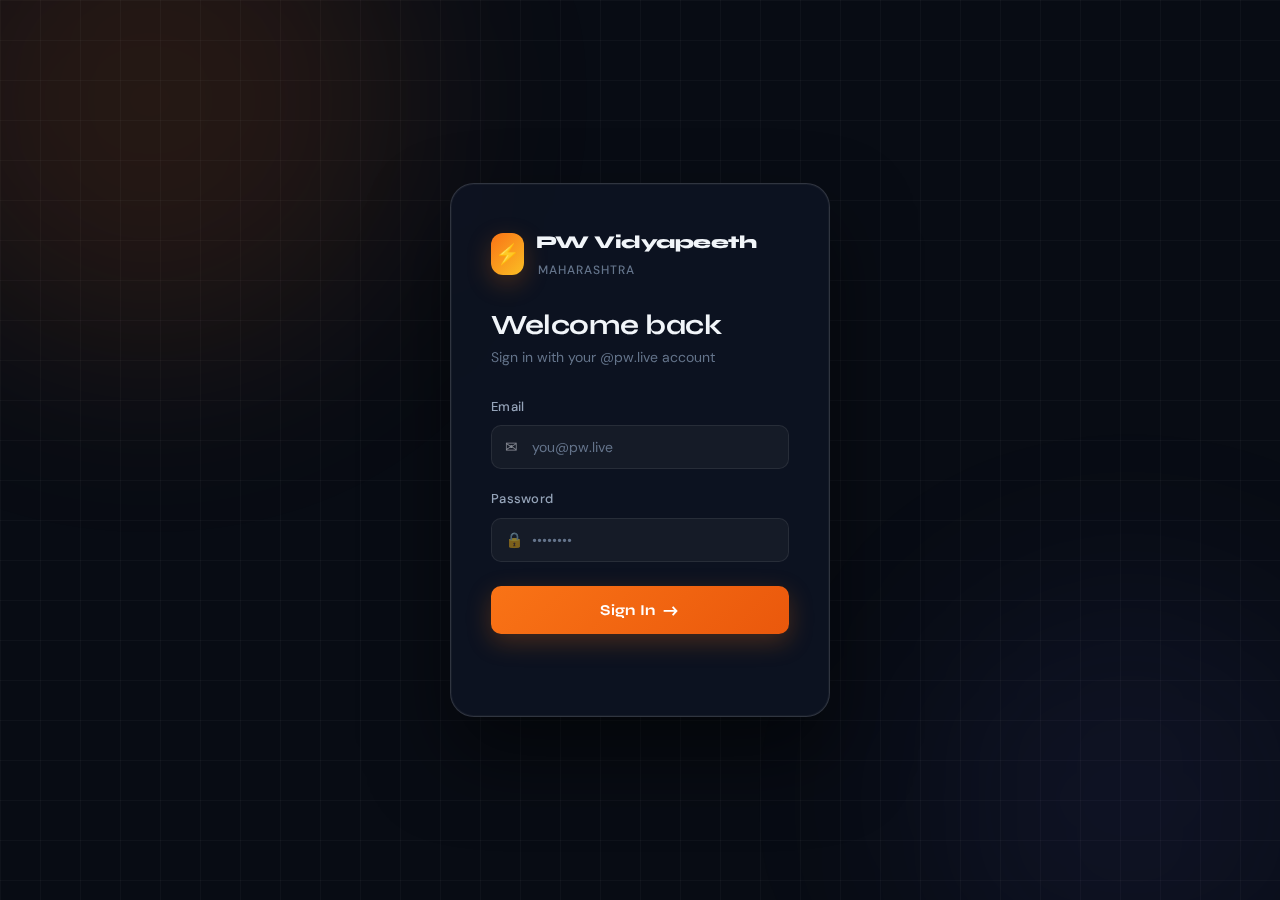
<file: index.html>
<!DOCTYPE html>
<html lang="en">
<head>
  <meta charset="UTF-8">
  <meta name="viewport" content="width=device-width, initial-scale=1.0">
  <title>Physics Wallah Vidyapeeth Maharashtra</title>
  <link href="https://fonts.googleapis.com/css2?family=Syne:wght@400;600;700;800&family=DM+Sans:ital,wght@0,300;0,400;0,500;1,300&display=swap" rel="stylesheet">
  <link rel="stylesheet" href="style.css">
</head>
<body>

<script>
  const user = localStorage.getItem("loggedUser");
  if (!user) window.location.href = "login.html";
</script>

<div class="app">

  <aside class="sidebar">
    <div class="sidebar-top">
      <div class="logo">
        <span class="logo-icon">📚</span>
        <div>
          <div class="logo-text">PW Vidyapeeth</div>
          <div class="logo-sub">Maharashtra</div>
        </div>
      </div>
      <nav class="sidebar-nav">
        <div class="menu-item active" data-filter="all">
          <span class="menu-icon">🗂️</span>
          All Sheets
        </div>
        <div class="menu-item" data-filter="pinned">
          <span class="menu-icon">📌</span>
          Pinned
        </div>

        <div class="nav-divider"></div>
        <div class="nav-section-label">Categories</div>

        <div class="menu-item" data-filter="analysis">
          <span class="menu-icon">📊</span>
          Analysis
        </div>
        <div class="menu-item" data-filter="b2b">
          <span class="menu-icon">📝</span>
          B2B
        </div>
        <div class="menu-item" data-filter="acad">
          <span class="menu-icon">🎓</span>
          Acad
        </div>
        <div class="menu-item" data-filter="bws">
          <span class="menu-icon">🚨</span>
          BWS
        </div>

        <div class="menu-item has-sub" data-filter="comms" onclick="toggleSub('comms-sub')">
          <span class="menu-icon">📣</span>
          <span>Comms</span>
          <span class="chevron" id="chevron-comms-sub">▸</span>
        </div>
        <div class="sub-menu" id="comms-sub">
          <div class="sub-item" data-filter="gen">Gen</div>
          <div class="sub-item" data-filter="ptm">PTM</div>
          <div class="sub-item" data-filter="orientation">Orientation</div>
          <div class="sub-item" data-filter="batch start">Batch Start</div>
        </div>

        <div class="menu-item has-sub" data-filter="mh" onclick="toggleSub('mh-sub')">
          <span class="menu-icon">📈</span>
          <span>MH</span>
          <span class="chevron" id="chevron-mh-sub">▸</span>
        </div>
        <div class="sub-menu" id="mh-sub">
          <div class="sub-item" data-filter="maharashtra">Maharashtra</div>
        </div>

      </nav>
    </div>

    <div class="sidebar-bottom">
      <div class="theme-switcher">
        <button class="theme-btn active" data-theme="dark" onclick="setTheme('dark')">🌙 Dark</button>
        <button class="theme-btn" data-theme="light" onclick="setTheme('light')">☀️ Light</button>
        <button class="theme-btn" data-theme="eve" onclick="setTheme('eve')">🌿 Eve</button>
      </div>
      <div class="user-badge" id="userBadge"></div>
      <button class="logout-btn" onclick="logout()">
        <span>↩</span> Logout
      </button>
    </div>
  </aside>

  <main class="content">

    <div class="topbar">
      <div class="topbar-left">
        <h2 class="page-title">Sheet Library</h2>
        <span class="sheet-count" id="sheetCount">— sheets</span>
      </div>
      <div class="search-wrap">
        <span class="search-icon">🔍</span>
        <input type="text" id="searchInput" placeholder="Search sheets...">
      </div>
    </div>

    <section class="section" id="pinnedSection">
      <div class="section-header">
        <h3>📌 Pinned</h3>
        <span class="section-sub">Your quick-access sheets</span>
      </div>
      <div id="pinnedContainer" class="pinned-grid"></div>
      <div id="pinnedEmpty" class="empty-state" style="display:none;">
        <p>No pinned sheets yet. Click 📌 on any sheet to pin it.</p>
      </div>
    </section>

    <section class="section">
      <div class="section-header">
        <h3>📁 All Sheets</h3>
        <span class="section-sub" id="allCount"></span>
      </div>
      <div id="sheetList" class="sheet-list"></div>
      <div id="listEmpty" class="empty-state" style="display:none;">
        <p>No sheets found for your search.</p>
      </div>
    </section>

  </main>

</div>

<!-- Toast notification -->
<div class="toast" id="toast"></div>

<script src="app.js"></script>
</body>
</html>
</file>
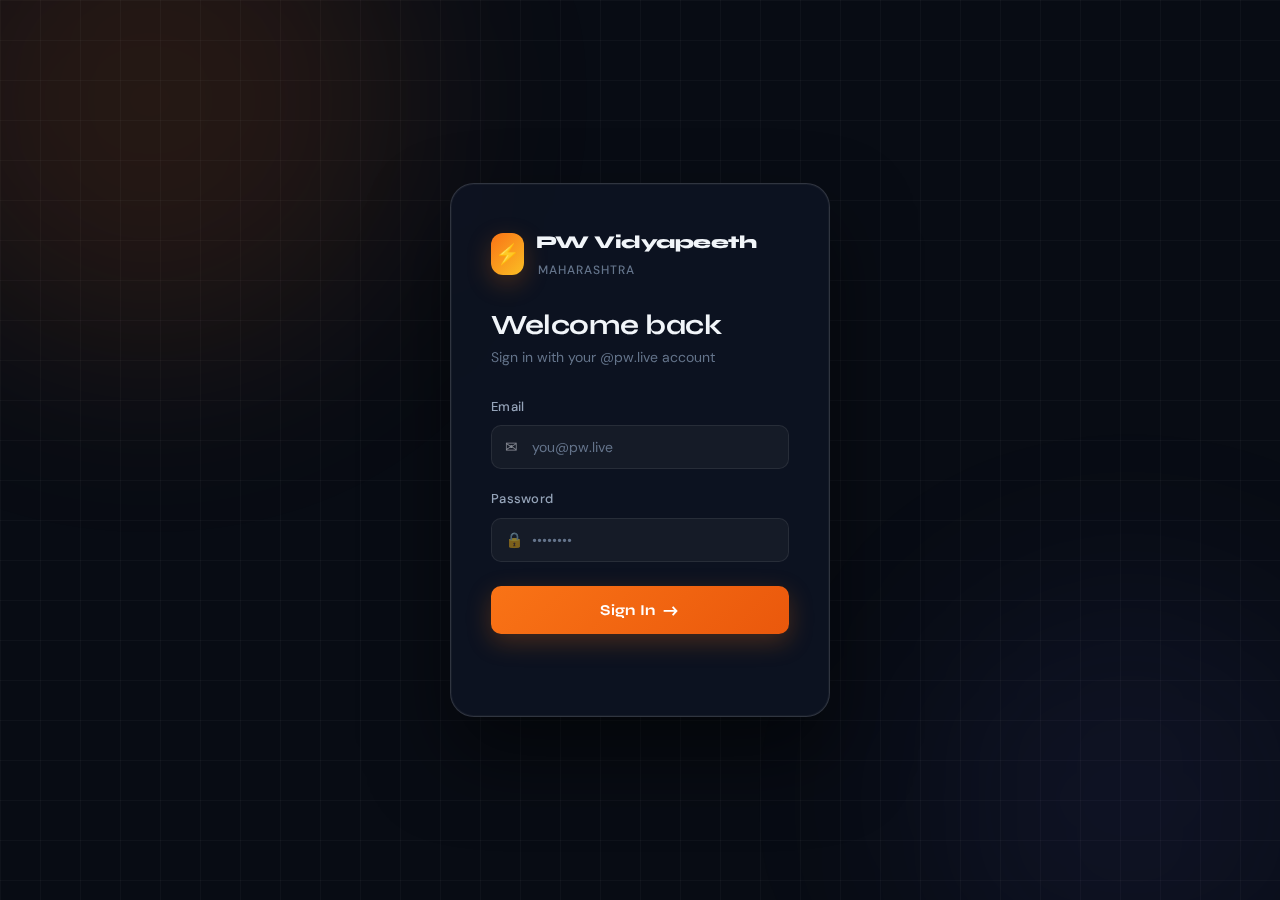
<file: login.html>
<!DOCTYPE html>
<html lang="en">
<head>
  <meta charset="UTF-8">
  <meta name="viewport" content="width=device-width, initial-scale=1.0">
  <title>Physics Wallah Vidyapeeth Maharashtra — Login</title>
  <link href="https://fonts.googleapis.com/css2?family=Syne:wght@400;600;700;800&family=DM+Sans:ital,wght@0,300;0,400;0,500;1,300&display=swap" rel="stylesheet">
  <link rel="stylesheet" href="style.css">
</head>
<body class="auth-body">

  <div class="bg-grid"></div>
  <div class="glow glow-1"></div>
  <div class="glow glow-2"></div>

  <div class="auth-wrapper">
    <div class="auth-card">
      <div class="auth-brand">
        <div class="brand-icon">⚡</div>
        <div>
          <span class="brand-name">PW Vidyapeeth</span>
          <span class="brand-tag">Maharashtra</span>
        </div>
      </div>

      <h1 class="auth-title">Welcome back</h1>
      <p class="auth-sub">Sign in with your @pw.live account</p>

      <div class="input-group">
        <label>Email</label>
        <div class="input-wrap">
          <span class="input-icon">✉</span>
          <input type="email" id="email" placeholder="you@pw.live" autocomplete="email">
        </div>
      </div>

      <div class="input-group">
        <label>Password</label>
        <div class="input-wrap">
          <span class="input-icon">🔒</span>
          <input type="password" id="password" placeholder="••••••••" autocomplete="current-password">
        </div>
      </div>

      <button class="btn-signin" onclick="signIn()">
        <span>Sign In</span>
        <span class="btn-arrow">→</span>
      </button>

      <p id="authMessage" class="auth-msg"></p>
    </div>
  </div>

  <script>
    // Apply saved theme on login page too
    const t = localStorage.getItem('pwTheme') || 'dark';
    document.documentElement.setAttribute('data-theme', t);
  </script>
  <script src="auth.js"></script>
</body>
</html>
</file>
<file: style.css>
/* ===== CSS VARIABLES — DARK (default) ===== */
:root {
  --bg: #080c14;
  --bg2: #0d1321;
  --surface: rgba(255,255,255,0.04);
  --surface-hover: rgba(255,255,255,0.08);
  --border: rgba(255,255,255,0.08);
  --border-bright: rgba(255,255,255,0.15);
  --accent: #f97316;
  --accent2: #fb923c;
  --accent-glow: rgba(249,115,22,0.25);
  --text: #f1f5f9;
  --text-muted: #64748b;
  --text-dim: #94a3b8;
  --success: #22c55e;
  --danger: #ef4444;
  --sidebar-bg: rgba(8,12,20,0.95);
  --auth-card-bg: rgba(13,19,33,0.9);
  --font-display: 'Syne', sans-serif;
  --font-body: 'DM Sans', sans-serif;
  --radius: 14px;
  --radius-sm: 10px;
  --transition: 0.2s cubic-bezier(0.4,0,0.2,1);
}

/* ===== LIGHT THEME ===== */
[data-theme="light"] {
  --bg: #f8fafc;
  --bg2: #f1f5f9;
  --surface: rgba(0,0,0,0.04);
  --surface-hover: rgba(0,0,0,0.07);
  --border: rgba(0,0,0,0.08);
  --border-bright: rgba(0,0,0,0.15);
  --accent: #ea6c00;
  --accent2: #f97316;
  --accent-glow: rgba(249,115,22,0.2);
  --text: #0f172a;
  --text-muted: #94a3b8;
  --text-dim: #64748b;
  --success: #16a34a;
  --danger: #dc2626;
  --sidebar-bg: rgba(255,255,255,0.98);
  --auth-card-bg: rgba(255,255,255,0.98);
}

/* ===== EVE THEME (warm yellow - eye comfort) ===== */
[data-theme="eve"] {
  --bg: #fdf6e3;
  --bg2: #faefd0;
  --surface: rgba(180,130,40,0.08);
  --surface-hover: rgba(180,130,40,0.14);
  --border: rgba(180,130,40,0.18);
  --border-bright: rgba(180,130,40,0.3);
  --accent: #b45309;
  --accent2: #d97706;
  --accent-glow: rgba(180,83,9,0.2);
  --text: #3b2a00;
  --text-muted: #92713a;
  --text-dim: #7a5c1e;
  --success: #15803d;
  --danger: #b91c1c;
  --sidebar-bg: rgba(250,239,208,0.98);
  --auth-card-bg: rgba(253,246,227,0.98);
}

/* ===== RESET ===== */
*, *::before, *::after {
  margin: 0; padding: 0;
  box-sizing: border-box;
}

html { scroll-behavior: smooth; }

body {
  background: var(--bg);
  color: var(--text);
  font-family: var(--font-body);
  font-size: 15px;
  line-height: 1.6;
  min-height: 100vh;
  overflow-x: hidden;
}

/* ===== AUTH PAGE ===== */
.auth-body {
  display: flex;
  align-items: center;
  justify-content: center;
  min-height: 100vh;
  position: relative;
}

.bg-grid {
  position: fixed;
  inset: 0;
  background-image:
    linear-gradient(rgba(255,255,255,0.03) 1px, transparent 1px),
    linear-gradient(90deg, rgba(255,255,255,0.03) 1px, transparent 1px);
  background-size: 40px 40px;
  pointer-events: none;
  z-index: 0;
}

.glow {
  position: fixed;
  border-radius: 50%;
  filter: blur(100px);
  pointer-events: none;
  z-index: 0;
}
.glow-1 {
  width: 500px; height: 500px;
  background: rgba(249,115,22,0.12);
  top: -150px; left: -100px;
}
.glow-2 {
  width: 400px; height: 400px;
  background: rgba(99,102,241,0.08);
  bottom: -100px; right: -50px;
}

.auth-wrapper {
  position: relative;
  z-index: 1;
  width: 100%;
  max-width: 420px;
  padding: 20px;
  animation: fadeUp 0.5s ease both;
}

.auth-card {
  background: var(--auth-card-bg);
  border: 1px solid var(--border-bright);
  border-radius: 24px;
  padding: 44px 40px;
  backdrop-filter: blur(30px);
  box-shadow: 0 40px 80px rgba(0,0,0,0.5), 0 0 0 1px rgba(255,255,255,0.04) inset;
  display: flex;
  flex-direction: column;
  gap: 20px;
}

.auth-brand {
  display: flex;
  align-items: center;
  gap: 12px;
  margin-bottom: 8px;
}

.brand-icon {
  width: 42px; height: 42px;
  background: linear-gradient(135deg, var(--accent), #fbbf24);
  border-radius: 12px;
  display: flex;
  align-items: center;
  justify-content: center;
  font-size: 20px;
  box-shadow: 0 8px 24px var(--accent-glow);
}

.brand-name {
  font-family: var(--font-display);
  font-weight: 800;
  font-size: 18px;
  letter-spacing: -0.5px;
}

.brand-tag {
  font-size: 12px;
  color: var(--text-muted);
  letter-spacing: 1px;
  text-transform: uppercase;
  font-weight: 500;
  margin-left: 2px;
}

.auth-title {
  font-family: var(--font-display);
  font-size: 28px;
  font-weight: 700;
  letter-spacing: -0.5px;
  line-height: 1.2;
  margin-bottom: -8px;
}

.auth-sub {
  color: var(--text-muted);
  font-size: 14px;
  margin-top: -8px;
  margin-bottom: 8px;
}

.input-group {
  display: flex;
  flex-direction: column;
  gap: 8px;
}

.input-group label {
  font-size: 13px;
  font-weight: 500;
  color: var(--text-dim);
  letter-spacing: 0.3px;
}

.input-wrap {
  position: relative;
}

.input-icon {
  position: absolute;
  left: 14px;
  top: 50%;
  transform: translateY(-50%);
  font-size: 15px;
  opacity: 0.5;
  pointer-events: none;
}

.input-wrap input {
  width: 100%;
  background: var(--surface);
  border: 1px solid var(--border);
  border-radius: var(--radius-sm);
  padding: 12px 14px 12px 40px;
  color: var(--text);
  font-family: var(--font-body);
  font-size: 14px;
  transition: var(--transition);
  outline: none;
}

.input-wrap input:focus {
  border-color: var(--accent);
  background: rgba(249,115,22,0.05);
  box-shadow: 0 0 0 3px var(--accent-glow);
}

.input-wrap input::placeholder {
  color: var(--text-muted);
}

.btn-signin {
  display: flex;
  align-items: center;
  justify-content: center;
  gap: 8px;
  background: linear-gradient(135deg, var(--accent), #ea580c);
  border: none;
  border-radius: var(--radius-sm);
  padding: 13px 20px;
  color: white;
  font-family: var(--font-display);
  font-size: 15px;
  font-weight: 700;
  letter-spacing: 0.3px;
  cursor: pointer;
  transition: var(--transition);
  box-shadow: 0 8px 24px var(--accent-glow);
  margin-top: 4px;
}

.btn-signin:hover {
  transform: translateY(-2px);
  box-shadow: 0 12px 32px rgba(249,115,22,0.4);
}

.btn-signin:active {
  transform: translateY(0);
}

.btn-arrow {
  font-size: 18px;
  transition: transform var(--transition);
}

.btn-signin:hover .btn-arrow {
  transform: translateX(4px);
}

.auth-msg {
  font-size: 13px;
  text-align: center;
  color: var(--danger);
  min-height: 18px;
}

/* ===== APP LAYOUT ===== */
.app {
  display: flex;
  min-height: 100vh;
}

/* ===== SIDEBAR ===== */
.sidebar {
  width: 240px;
  min-height: 100vh;
  background: var(--sidebar-bg);
  border-right: 1px solid var(--border);
  display: flex;
  flex-direction: column;
  justify-content: space-between;
  padding: 24px 16px;
  position: sticky;
  top: 0;
  height: 100vh;
  backdrop-filter: blur(20px);
}

.sidebar-top {
  display: flex;
  flex-direction: column;
  gap: 32px;
}

.logo {
  display: flex;
  align-items: center;
  gap: 10px;
  padding: 0 8px;
}

.logo-icon {
  font-size: 22px;
  background: linear-gradient(135deg, var(--accent), #fbbf24);
  -webkit-background-clip: text;
  -webkit-text-fill-color: transparent;
  background-clip: text;
}

.logo-text {
  font-family: var(--font-display);
  font-weight: 800;
  font-size: 16px;
  letter-spacing: -0.5px;
  line-height: 1.2;
}

.logo-sub {
  font-size: 10px;
  color: var(--text-muted);
  letter-spacing: 1px;
  text-transform: uppercase;
  font-weight: 500;
}

.sidebar-nav {
  display: flex;
  flex-direction: column;
  gap: 4px;
}

.menu-item {
  display: flex;
  align-items: center;
  gap: 10px;
  padding: 11px 14px;
  border-radius: var(--radius-sm);
  font-size: 14px;
  font-weight: 500;
  color: var(--text-muted);
  cursor: pointer;
  transition: var(--transition);
  letter-spacing: 0.2px;
}

.menu-item:hover {
  background: var(--surface-hover);
  color: var(--text);
}

.menu-item.active {
  background: rgba(249,115,22,0.12);
  color: var(--accent2);
  border: 1px solid rgba(249,115,22,0.2);
}

.menu-icon {
  font-size: 16px;
}

.nav-divider {
  height: 1px;
  background: var(--border);
  margin: 8px 4px;
}

.nav-section-label {
  font-size: 10px;
  text-transform: uppercase;
  letter-spacing: 1.2px;
  color: var(--text-muted);
  padding: 4px 14px 2px;
  font-weight: 600;
}

.menu-item.has-sub {
  justify-content: flex-start;
  gap: 10px;
}

.menu-item.has-sub span:nth-child(2) {
  flex: 1;
}

.chevron {
  font-size: 11px;
  color: var(--text-muted);
  transition: transform var(--transition);
  margin-left: auto;
}

.chevron.open {
  transform: rotate(90deg);
}

.sub-menu {
  display: none;
  flex-direction: column;
  gap: 2px;
  padding-left: 16px;
  margin-top: 2px;
}

.sub-menu.open {
  display: flex;
}

.sub-item {
  padding: 8px 14px;
  border-radius: 8px;
  font-size: 13px;
  color: var(--text-muted);
  cursor: pointer;
  transition: var(--transition);
  border-left: 2px solid transparent;
}

.sub-item:hover {
  background: var(--surface-hover);
  color: var(--text);
}

.sub-item.active {
  color: var(--accent2);
  border-left-color: var(--accent);
  background: rgba(249,115,22,0.08);
}

.sidebar-bottom {
  display: flex;
  flex-direction: column;
  gap: 12px;
}

.user-badge {
  background: var(--surface);
  border: 1px solid var(--border);
  border-radius: var(--radius-sm);
  padding: 10px 14px;
  font-size: 12px;
  color: var(--text-dim);
  word-break: break-all;
  line-height: 1.4;
}

.logout-btn {
  display: flex;
  align-items: center;
  gap: 8px;
  background: transparent;
  border: 1px solid var(--border);
  border-radius: var(--radius-sm);
  padding: 10px 14px;
  color: var(--text-muted);
  font-family: var(--font-body);
  font-size: 14px;
  cursor: pointer;
  transition: var(--transition);
  width: 100%;
}

.logout-btn:hover {
  background: rgba(239,68,68,0.1);
  border-color: rgba(239,68,68,0.3);
  color: var(--danger);
}

/* ===== MAIN CONTENT ===== */
.content {
  flex: 1;
  padding: 36px 40px;
  max-width: calc(100vw - 240px);
  overflow-x: hidden;
}

.topbar {
  display: flex;
  align-items: center;
  justify-content: space-between;
  margin-bottom: 40px;
  gap: 20px;
  flex-wrap: wrap;
}

.topbar-left {
  display: flex;
  align-items: baseline;
  gap: 12px;
}

.page-title {
  font-family: var(--font-display);
  font-size: 26px;
  font-weight: 700;
  letter-spacing: -0.5px;
}

.sheet-count {
  font-size: 13px;
  color: var(--text-muted);
  background: var(--surface);
  border: 1px solid var(--border);
  border-radius: 20px;
  padding: 3px 10px;
}

.search-wrap {
  position: relative;
}

.search-icon {
  position: absolute;
  left: 14px;
  top: 50%;
  transform: translateY(-50%);
  opacity: 0.4;
  font-size: 14px;
  pointer-events: none;
}

#searchInput {
  background: var(--surface);
  border: 1px solid var(--border);
  border-radius: 40px;
  padding: 11px 20px 11px 40px;
  color: var(--text);
  font-family: var(--font-body);
  font-size: 14px;
  width: 280px;
  transition: var(--transition);
  outline: none;
}

#searchInput:focus {
  border-color: var(--accent);
  background: rgba(249,115,22,0.05);
  box-shadow: 0 0 0 3px var(--accent-glow);
}

#searchInput::placeholder {
  color: var(--text-muted);
}

/* ===== SECTIONS ===== */
.section {
  margin-bottom: 48px;
}

.section-header {
  display: flex;
  align-items: baseline;
  gap: 12px;
  margin-bottom: 20px;
}

.section-header h3 {
  font-family: var(--font-display);
  font-size: 17px;
  font-weight: 700;
  letter-spacing: -0.2px;
}

.section-sub {
  font-size: 12px;
  color: var(--text-muted);
}

/* ===== PINNED GRID ===== */
.pinned-grid {
  display: grid;
  grid-template-columns: repeat(auto-fill, minmax(200px, 1fr));
  gap: 16px;
}

.pinned-card {
  background: linear-gradient(135deg, rgba(249,115,22,0.08), rgba(251,146,60,0.04));
  border: 1px solid rgba(249,115,22,0.2);
  border-radius: var(--radius);
  padding: 20px;
  cursor: pointer;
  transition: var(--transition);
  position: relative;
  overflow: hidden;
}

.pinned-card::before {
  content: '';
  position: absolute;
  top: 0; left: 0; right: 0;
  height: 2px;
  background: linear-gradient(90deg, var(--accent), transparent);
}

.pinned-card:hover {
  transform: translateY(-4px);
  border-color: rgba(249,115,22,0.4);
  box-shadow: 0 16px 40px rgba(249,115,22,0.15);
}

.pinned-card-name {
  font-family: var(--font-display);
  font-size: 14px;
  font-weight: 600;
  color: var(--text);
  margin-bottom: 8px;
  line-height: 1.4;
}

.pinned-card-footer {
  display: flex;
  align-items: center;
  justify-content: space-between;
  margin-top: 16px;
}

.pinned-open {
  font-size: 11px;
  color: var(--accent2);
  letter-spacing: 0.5px;
  text-transform: uppercase;
  font-weight: 600;
}

.unpin-btn {
  background: rgba(239,68,68,0.1);
  border: 1px solid rgba(239,68,68,0.2);
  border-radius: 6px;
  padding: 4px 8px;
  color: var(--danger);
  font-size: 11px;
  cursor: pointer;
  transition: var(--transition);
}

.unpin-btn:hover {
  background: rgba(239,68,68,0.2);
}

/* ===== SHEET LIST ===== */
.sheet-list {
  display: flex;
  flex-direction: column;
  gap: 8px;
}

.sheet-item {
  background: var(--surface);
  border: 1px solid var(--border);
  border-radius: var(--radius-sm);
  padding: 16px 20px;
  display: flex;
  align-items: center;
  justify-content: space-between;
  gap: 16px;
  transition: var(--transition);
  cursor: pointer;
}

.sheet-item:hover {
  background: var(--surface-hover);
  border-color: var(--border-bright);
  transform: translateX(4px);
}

.sheet-info {
  display: flex;
  align-items: center;
  gap: 14px;
  flex: 1;
  min-width: 0;
}

.sheet-text {
  display: flex;
  flex-direction: column;
  gap: 3px;
  min-width: 0;
}

.sheet-meta {
  display: flex;
  align-items: center;
  gap: 12px;
  flex-wrap: wrap;
  margin-top: 4px;
}

.meta-item {
  font-size: 11px;
  color: var(--text-muted);
  background: rgba(255,255,255,0.04);
  border: 1px solid var(--border);
  border-radius: 6px;
  padding: 2px 8px;
  white-space: nowrap;
}

.sheet-dot {
  width: 8px; height: 8px;
  background: var(--accent);
  border-radius: 50%;
  flex-shrink: 0;
  opacity: 0.6;
}

.sheet-name {
  font-size: 14px;
  font-weight: 500;
  color: var(--text);
  white-space: nowrap;
  overflow: hidden;
  text-overflow: ellipsis;
}

.sheet-actions {
  display: flex;
  align-items: center;
  gap: 8px;
  flex-shrink: 0;
}

.open-btn {
  background: transparent;
  border: 1px solid var(--border);
  border-radius: 8px;
  padding: 6px 12px;
  color: var(--text-dim);
  font-size: 12px;
  cursor: pointer;
  transition: var(--transition);
  font-family: var(--font-body);
}

.open-btn:hover {
  background: var(--accent);
  border-color: var(--accent);
  color: white;
}

.pin-btn {
  background: transparent;
  border: 1px solid var(--border);
  border-radius: 8px;
  padding: 6px 10px;
  color: var(--text-muted);
  font-size: 13px;
  cursor: pointer;
  transition: var(--transition);
}

.pin-btn:hover {
  background: rgba(249,115,22,0.1);
  border-color: rgba(249,115,22,0.3);
  color: var(--accent);
}

/* ===== EMPTY STATES ===== */
.empty-state {
  background: var(--surface);
  border: 1px dashed var(--border-bright);
  border-radius: var(--radius);
  padding: 32px;
  text-align: center;
  color: var(--text-muted);
  font-size: 14px;
}

/* ===== LOADING ===== */
.loading-skeleton {
  background: linear-gradient(90deg, var(--surface) 25%, var(--surface-hover) 50%, var(--surface) 75%);
  background-size: 200% 100%;
  animation: shimmer 1.5s infinite;
  border-radius: var(--radius-sm);
  height: 52px;
}

/* ===== TOAST ===== */
.toast {
  position: fixed;
  bottom: 24px;
  right: 24px;
  background: #1e293b;
  border: 1px solid var(--border-bright);
  border-radius: var(--radius-sm);
  padding: 12px 20px;
  font-size: 13px;
  color: var(--text);
  transform: translateY(100px);
  opacity: 0;
  transition: all 0.3s cubic-bezier(0.4,0,0.2,1);
  z-index: 9999;
  box-shadow: 0 16px 40px rgba(0,0,0,0.4);
}

.toast.show {
  transform: translateY(0);
  opacity: 1;
}

/* ===== ANIMATIONS ===== */
@keyframes fadeUp {
  from { opacity: 0; transform: translateY(20px); }
  to { opacity: 1; transform: translateY(0); }
}

@keyframes shimmer {
  0% { background-position: -200% 0; }
  100% { background-position: 200% 0; }
}

.section {
  animation: fadeUp 0.4s ease both;
}
.section:nth-child(2) { animation-delay: 0.1s; }
.section:nth-child(3) { animation-delay: 0.2s; }

/* ===== THEME SWITCHER ===== */
.theme-switcher {
  display: flex;
  gap: 6px;
  padding: 6px;
  background: var(--surface);
  border: 1px solid var(--border);
  border-radius: 12px;
  margin-bottom: 8px;
}

.theme-btn {
  flex: 1;
  padding: 6px 4px;
  border: 1px solid transparent;
  border-radius: 8px;
  font-size: 11px;
  font-weight: 600;
  cursor: pointer;
  transition: var(--transition);
  background: transparent;
  color: var(--text-muted);
  font-family: var(--font-body);
  letter-spacing: 0.3px;
  text-align: center;
}

.theme-btn:hover {
  background: var(--surface-hover);
  color: var(--text);
}

.theme-btn.active {
  background: var(--accent);
  color: white;
  border-color: var(--accent);
}

/* Eve theme overrides for grid/glows */
[data-theme="eve"] .bg-grid {
  background-image:
    linear-gradient(rgba(180,130,40,0.07) 1px, transparent 1px),
    linear-gradient(90deg, rgba(180,130,40,0.07) 1px, transparent 1px);
}
[data-theme="eve"] .glow-1 { background: rgba(180,83,9,0.1); }
[data-theme="eve"] .glow-2 { background: rgba(120,80,0,0.07); }

/* Light theme overrides for grid/glows */
[data-theme="light"] .bg-grid {
  background-image:
    linear-gradient(rgba(0,0,0,0.04) 1px, transparent 1px),
    linear-gradient(90deg, rgba(0,0,0,0.04) 1px, transparent 1px);
}
[data-theme="light"] .glow-1 { background: rgba(249,115,22,0.08); }
[data-theme="light"] .glow-2 { background: rgba(99,102,241,0.05); }

/* Light/Eve: fix pinned card gradient */
[data-theme="light"] .pinned-card,
[data-theme="eve"] .pinned-card {
  box-shadow: 0 4px 16px rgba(0,0,0,0.06);
}

/* Toast theme fix */
[data-theme="light"] .toast,
[data-theme="eve"] .toast {
  background: var(--bg2);
  color: var(--text);
}

/* ===== SHEET TILES ===== */
.sheet-list {
  display: grid;
  grid-template-columns: repeat(auto-fill, minmax(260px, 1fr));
  gap: 16px;
}

.sheet-tile {
  background: var(--surface);
  border: 1px solid var(--border);
  border-left: 4px solid var(--accent);
  border-radius: var(--radius);
  padding: 18px 18px 14px;
  cursor: pointer;
  transition: var(--transition);
  display: flex;
  flex-direction: column;
  gap: 10px;
  min-height: 150px;
}

.sheet-tile:hover {
  background: var(--surface-hover);
  transform: translateY(-3px);
  box-shadow: 0 12px 32px rgba(0,0,0,0.2);
}

.tile-top {
  display: flex;
  align-items: flex-start;
  justify-content: space-between;
  gap: 10px;
}

.tile-icon {
  width: 40px;
  height: 40px;
  border-radius: 10px;
  display: flex;
  align-items: center;
  justify-content: center;
  font-size: 20px;
  flex-shrink: 0;
}

.tile-actions {
  display: flex;
  gap: 6px;
  flex-shrink: 0;
}

.tile-name {
  font-family: var(--font-display);
  font-size: 14px;
  font-weight: 600;
  color: var(--text);
  line-height: 1.4;
  display: -webkit-box;
  -webkit-line-clamp: 2;
  line-clamp: 2;
  -webkit-box-orient: vertical;
  overflow: hidden;
}

.tile-badges {
  display: flex;
  flex-wrap: wrap;
  gap: 6px;
}

.cat-badge {
  display: inline-flex;
  align-items: center;
  gap: 4px;
  font-size: 11px;
  font-weight: 600;
  padding: 3px 9px;
  border-radius: 20px;
  border: 1px solid;
  letter-spacing: 0.3px;
}

.tile-meta {
  display: flex;
  flex-wrap: wrap;
  gap: 6px;
  margin-top: auto;
}

/* Pinned card icon */
.pinned-card-icon {
  font-size: 24px;
  margin-bottom: 2px;
}

/* Pinned grid bigger */
.pinned-grid {
  grid-template-columns: repeat(auto-fill, minmax(220px, 1fr));
}

/* ===== BIGGER TILES & CATEGORY BADGES ===== */

/* Pinned grid - bigger cards */
.pinned-grid {
  grid-template-columns: repeat(auto-fill, minmax(260px, 1fr)) !important;
  gap: 20px !important;
}

.pinned-card {
  padding: 24px !important;
  min-height: 180px !important;
  display: flex !important;
  flex-direction: column !important;
  gap: 10px !important;
  justify-content: space-between !important;
}

.pinned-card-top {
  display: flex;
  align-items: flex-start;
  justify-content: space-between;
  gap: 8px;
}

.pinned-sheet-icon {
  font-size: 28px;
  line-height: 1;
}

.pinned-badges {
  display: flex;
  flex-wrap: wrap;
  gap: 5px;
  justify-content: flex-end;
}

.pinned-card-name {
  font-family: var(--font-display) !important;
  font-size: 15px !important;
  font-weight: 700 !important;
  line-height: 1.4 !important;
  color: var(--text) !important;
  flex: 1 !important;
}

/* Sheet list - bigger rows */
.sheet-item {
  padding: 18px 22px !important;
  min-height: 72px !important;
  align-items: center !important;
}

.sheet-icon-wrap {
  font-size: 22px;
  flex-shrink: 0;
  width: 40px;
  height: 40px;
  background: var(--surface);
  border: 1px solid var(--border);
  border-radius: 10px;
  display: flex;
  align-items: center;
  justify-content: center;
}

.sheet-name {
  font-size: 14px !important;
  font-weight: 600 !important;
}

.sheet-name-row {
  display: flex;
  align-items: center;
  gap: 8px;
}

/* Category Badge */
.cat-badge {
  display: inline-flex;
  align-items: center;
  gap: 3px;
  font-size: 10px;
  font-weight: 700;
  padding: 3px 8px;
  border-radius: 6px;
  border: 1px solid;
  letter-spacing: 0.3px;
  white-space: nowrap;
}

/* Logo image fix */
.logo-icon img {
  width: 32px;
  height: 32px;
  object-fit: contain;
  filter: brightness(0) invert(1);
}

[data-theme="light"] .logo-icon img {
  filter: none;
}

[data-theme="eve"] .logo-icon img {
  filter: brightness(0) saturate(100%) sepia(60%);
}
</file>
